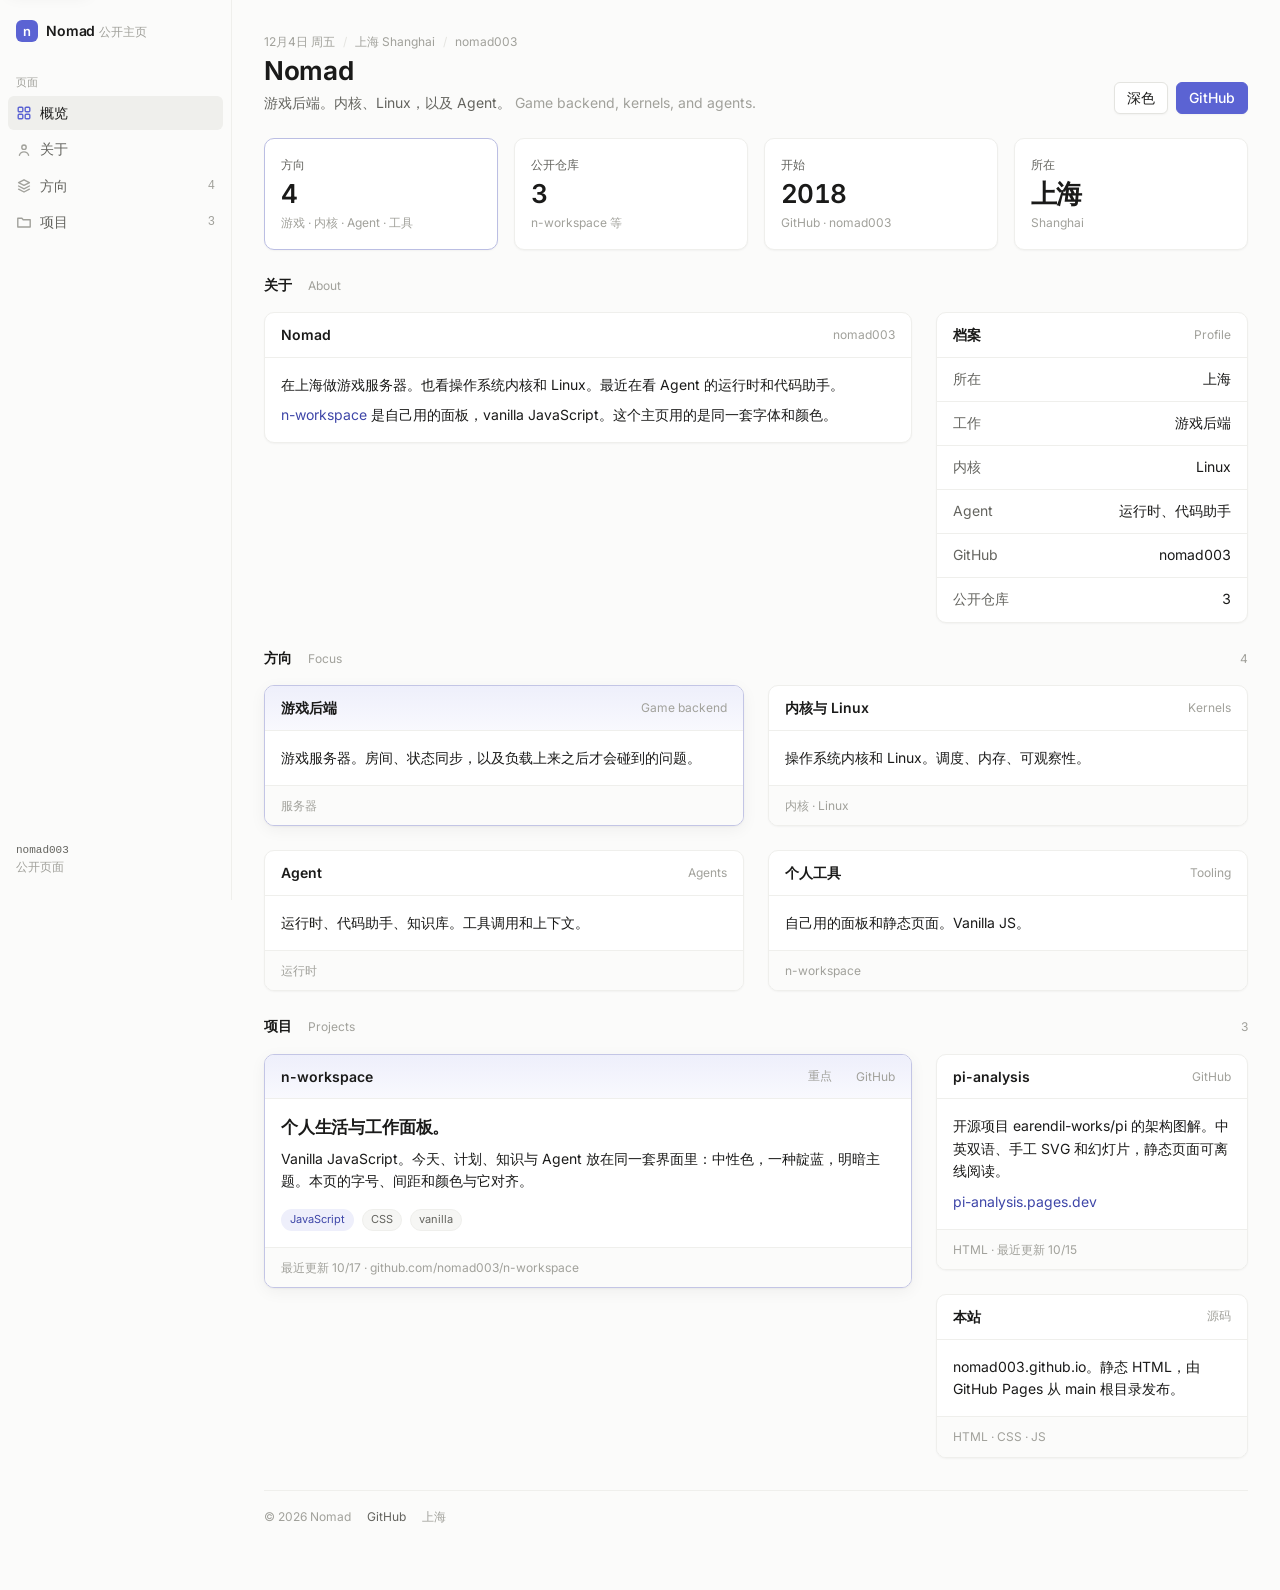
<file: index.html>
<!DOCTYPE html>
<html lang="zh-CN">
<head>
  <meta charset="utf-8">
  <meta name="viewport" content="width=device-width, initial-scale=1">
  <meta name="description" content="Nomad，上海。游戏后端，内核与 Linux，Agent。GitHub：nomad003。">
  <meta name="theme-color" content="#FBFBFA">
  <meta name="color-scheme" content="light dark">
  <meta name="format-detection" content="telephone=no">
  <meta property="og:title" content="Nomad">
  <meta property="og:description" content="Nomad，上海。游戏后端，内核与 Linux，Agent。">
  <meta property="og:type" content="profile">
  <meta property="og:url" content="https://nomad003.github.io/">
  <meta property="og:locale" content="zh_CN">
  <title>Nomad</title>
  <link rel="canonical" href="https://nomad003.github.io/">
  <link rel="icon" href="favicon.svg" type="image/svg+xml">
  <link rel="preload" href="fonts/inter-latin.woff2" as="font" type="font/woff2" crossorigin>
  <link rel="stylesheet" href="styles.css">
  <script>
    (function () {
      try {
        var q = new URLSearchParams(location.search).get("theme");
        var s = localStorage.getItem("theme");
        var dark = window.matchMedia("(prefers-color-scheme: dark)").matches;
        var t = q === "light" || q === "dark" ? q : (s === "light" || s === "dark" ? s : (dark ? "dark" : "light"));
        var el = document.documentElement;
        el.setAttribute("data-theme", t);
        el.style.colorScheme = t;
        var meta = document.querySelector('meta[name="theme-color"]');
        if (meta) meta.setAttribute("content", t === "dark" ? "#111113" : "#FBFBFA");
      } catch (e) {}
    })();
  </script>
  <script type="application/ld+json">
  {
    "@context": "https://schema.org",
    "@type": "Person",
    "name": "Nomad",
    "alternateName": "nomad003",
    "url": "https://nomad003.github.io/",
    "jobTitle": "游戏后端",
    "homeLocation": {
      "@type": "Place",
      "name": "Shanghai"
    },
    "sameAs": ["https://github.com/nomad003"]
  }
  </script>
</head>
<body>
  <a class="skip" href="#about">跳到内容</a>
  <aside class="side">
    <a class="me" href="#top">
      <span class="av" aria-hidden="true">n</span>
      <span>
        <span class="nm">Nomad</span>
        <span class="ns">公开主页</span>
      </span>
    </a>
    <div class="navh">页面</div>
    <nav aria-label="页面">
      <a class="ni on" href="#top" aria-current="true">
        <svg viewBox="0 0 16 16" aria-hidden="true"><rect x="2.2" y="2.2" width="4.6" height="4.6" rx="1" fill="none" stroke="currentColor" stroke-width="1.4"/><rect x="9.2" y="2.2" width="4.6" height="4.6" rx="1" fill="none" stroke="currentColor" stroke-width="1.4"/><rect x="2.2" y="9.2" width="4.6" height="4.6" rx="1" fill="none" stroke="currentColor" stroke-width="1.4"/><rect x="9.2" y="9.2" width="4.6" height="4.6" rx="1" fill="none" stroke="currentColor" stroke-width="1.4"/></svg>
        <span>概览</span>
      </a>
      <a class="ni" href="#about">
        <svg viewBox="0 0 16 16" aria-hidden="true"><circle cx="8" cy="5.2" r="2.2" fill="none" stroke="currentColor" stroke-width="1.4"/><path d="M3.4 13.2c.7-2.2 2.3-3.3 4.6-3.3s3.9 1.1 4.6 3.3" fill="none" stroke="currentColor" stroke-width="1.4" stroke-linecap="round"/></svg>
        <span>关于</span>
      </a>
      <a class="ni" href="#focus">
        <svg viewBox="0 0 16 16" aria-hidden="true"><path d="M8 1.8 13.4 4.6 8 7.4 2.6 4.6 8 1.8Z" fill="none" stroke="currentColor" stroke-width="1.4" stroke-linejoin="round"/><path d="M2.6 8 8 10.8 13.4 8" fill="none" stroke="currentColor" stroke-width="1.4" stroke-linecap="round" stroke-linejoin="round"/><path d="M2.6 11.2 8 14 13.4 11.2" fill="none" stroke="currentColor" stroke-width="1.4" stroke-linecap="round" stroke-linejoin="round"/></svg>
        <span>方向</span>
        <span class="c">4</span>
      </a>
      <a class="ni" href="#projects">
        <svg viewBox="0 0 16 16" aria-hidden="true"><path d="M1.8 4.2h4.1l1.3 1.6H14.2V13H1.8V4.2Z" fill="none" stroke="currentColor" stroke-width="1.4" stroke-linejoin="round"/></svg>
        <span>项目</span>
        <span class="c">3</span>
      </a>
    </nav>
    <div class="side-foot">
      <a class="mono" rel="noreferrer" href="https://github.com/nomad003">nomad003</a>
      <div>公开页面</div>
    </div>
  </aside>

  <main id="top">
    <header class="ph">
      <div class="ph-row">
        <div class="ph-main">
          <p class="ctx">
            <span id="today">公开主页</span>
            <span class="sep" aria-hidden="true">/</span>
            <span>上海 Shanghai</span>
            <span class="sep" aria-hidden="true">/</span>
            <a rel="noreferrer" href="https://github.com/nomad003">nomad003</a>
          </p>
          <h1>Nomad</h1>
          <p class="lede">游戏后端。内核、Linux，以及 Agent。 <span class="en" lang="en">Game backend, kernels, and agents.</span></p>
        </div>
        <div class="ph-act">
          <button class="btn" id="theme-toggle" type="button" aria-pressed="false" aria-label="切换到深色">
            <span class="when-light">深色</span>
            <span class="when-dark">浅色</span>
          </button>
          <a class="btn primary" rel="me noreferrer" href="https://github.com/nomad003">GitHub</a>
        </div>
      </div>
      <div class="kpis">
        <a class="kpi focus" href="#focus">
          <div class="kpi-k">方向</div>
          <div class="kpi-n">4</div>
          <div class="kpi-s">游戏 · 内核 · Agent · 工具</div>
        </a>
        <a class="kpi" href="#projects">
          <div class="kpi-k">公开仓库</div>
          <div class="kpi-n">3</div>
          <div class="kpi-s">n-workspace 等</div>
        </a>
        <a class="kpi" rel="noreferrer" href="https://github.com/nomad003">
          <div class="kpi-k">开始</div>
          <div class="kpi-n">2018</div>
          <div class="kpi-s">GitHub · nomad003</div>
        </a>
        <div class="kpi">
          <div class="kpi-k">所在</div>
          <div class="kpi-n">上海</div>
          <div class="kpi-s">Shanghai</div>
        </div>
      </div>
    </header>

    <div class="body">
      <section id="about">
        <div class="sstrip">
          <b>关于</b>
          <span lang="en">About</span>
        </div>
        <div class="g12">
          <article class="box c8">
            <div class="box-h">
              <h2>Nomad</h2>
              <a class="box-m" rel="noreferrer" href="https://github.com/nomad003">nomad003</a>
            </div>
            <div class="box-b prose">
              <p>在上海做游戏服务器。也看操作系统内核和 Linux。最近在看 Agent 的运行时和代码助手。</p>
              <p><a href="#projects">n-workspace</a> 是自己用的面板，vanilla JavaScript。这个主页用的是同一套字体和颜色。</p>
            </div>
          </article>
          <article class="box c4">
            <div class="box-h">
              <h2>档案</h2>
              <span class="box-m" lang="en">Profile</span>
            </div>
            <div class="rows">
              <div class="row"><span class="k">所在</span><span class="v">上海</span></div>
              <div class="row"><span class="k">工作</span><span class="v">游戏后端</span></div>
              <div class="row"><span class="k">内核</span><span class="v">Linux</span></div>
              <div class="row"><span class="k">Agent</span><span class="v">运行时、代码助手</span></div>
              <a class="row" rel="noreferrer" href="https://github.com/nomad003"><span class="k">GitHub</span><span class="v">nomad003</span></a>
              <a class="row" href="#projects"><span class="k">公开仓库</span><span class="v">3</span></a>
            </div>
          </article>
        </div>
      </section>

      <section id="focus">
        <div class="sstrip">
          <b>方向</b>
          <span lang="en">Focus</span>
          <span class="muted">4</span>
        </div>
        <div class="tgrid">
          <article class="box focus">
            <div class="box-h">
              <h2>游戏后端</h2>
              <span class="box-m" lang="en">Game backend</span>
            </div>
            <div class="box-b">
              <p>游戏服务器。房间、状态同步，以及负载上来之后才会碰到的问题。</p>
            </div>
            <div class="box-f">服务器</div>
          </article>
          <article class="box">
            <div class="box-h">
              <h2>内核与 Linux</h2>
              <span class="box-m" lang="en">Kernels</span>
            </div>
            <div class="box-b">
              <p>操作系统内核和 Linux。调度、内存、可观察性。</p>
            </div>
            <div class="box-f">内核 · Linux</div>
          </article>
          <article class="box">
            <div class="box-h">
              <h2>Agent</h2>
              <span class="box-m" lang="en">Agents</span>
            </div>
            <div class="box-b">
              <p>运行时、代码助手、知识库。工具调用和上下文。</p>
            </div>
            <div class="box-f">运行时</div>
          </article>
          <article class="box">
            <div class="box-h">
              <h2>个人工具</h2>
              <span class="box-m" lang="en">Tooling</span>
            </div>
            <div class="box-b">
              <p>自己用的面板和静态页面。Vanilla JS。</p>
            </div>
            <div class="box-f"><a href="#projects">n-workspace</a></div>
          </article>
        </div>
      </section>

      <section id="projects">
        <div class="sstrip">
          <b>项目</b>
          <span lang="en">Projects</span>
          <span class="muted">3</span>
        </div>
        <div class="g12">
          <article class="box focus c8">
            <div class="box-h">
              <h2>n-workspace</h2>
              <span class="box-m">重点</span>
              <a class="link" rel="noreferrer" href="https://github.com/nomad003/n-workspace">GitHub</a>
            </div>
            <div class="box-b">
              <p class="lead">个人生活与工作面板。</p>
              <p class="prose">Vanilla JavaScript。今天、计划、知识与 Agent 放在同一套界面里：中性色，一种靛蓝，明暗主题。本页的字号、间距和颜色与它对齐。</p>
              <div class="pills">
                <span class="pill accent">JavaScript</span>
                <span class="pill">CSS</span>
                <span class="pill">vanilla</span>
              </div>
            </div>
            <div class="box-f">最近更新 10/17 · <a rel="noreferrer" href="https://github.com/nomad003/n-workspace">github.com/nomad003/n-workspace</a></div>
          </article>
          <div class="stack c4">
            <article class="box">
              <div class="box-h">
                <h2>pi-analysis</h2>
                <a class="box-m" rel="noreferrer" href="https://github.com/nomad003/pi-analysis">GitHub</a>
              </div>
              <div class="box-b">
                <p>开源项目 earendil-works/pi 的架构图解。中英双语、手工 SVG 和幻灯片，静态页面可离线阅读。</p>
                <p><a rel="noreferrer" href="https://pi-analysis.pages.dev/">pi-analysis.pages.dev</a></p>
              </div>
              <div class="box-f">HTML · 最近更新 10/15</div>
            </article>
            <article class="box">
              <div class="box-h">
                <h2>本站</h2>
                <a class="box-m" rel="noreferrer" href="https://github.com/nomad003/nomad003.github.io">源码</a>
              </div>
              <div class="box-b">
                <p>nomad003.github.io。静态 HTML，由 GitHub Pages 从 main 根目录发布。</p>
              </div>
              <div class="box-f">HTML · CSS · JS</div>
            </article>
          </div>
        </div>
      </section>

      <footer class="colophon">
        <span>© 2026 Nomad</span>
        <a rel="me noreferrer" href="https://github.com/nomad003">GitHub</a>
        <span>上海</span>
      </footer>
    </div>
  </main>
  <script src="main.js"></script>
</body>
</html>
</file>
<file: styles.css>
/* n-workspace design system (v10) — tokens and components used by this page.
   Type 12/14/17/26, space 4/8/16/24/32, indigo accent, light and dark. */

@font-face {
  font-family: Inter;
  font-style: normal;
  font-weight: 100 900;
  font-display: swap;
  src: url("fonts/inter-latin.woff2") format("woff2");
  unicode-range: U+0000-00FF, U+0131, U+0152-0153, U+02BB-02BC, U+02C6, U+02DA, U+02DC, U+0304, U+0308, U+0329, U+2000-206F, U+20AC, U+2122, U+2191, U+2193, U+2212, U+2215, U+FEFF, U+FFFD;
}

:root {
  --fs-1: 12px;
  --fs-2: 14px;
  --fs-3: 17px;
  --fs-4: 26px;
  --lh: 1.6;
  --s-1: 4px;
  --s-2: 8px;
  --s-3: 16px;
  --s-4: 24px;
  --s-5: 32px;
  --r-1: 6px;
  --r-2: 10px;
  --r-3: 14px;
  --sh-1: 0 1px 2px rgba(16, 16, 20, 0.04);
  --sh-2: 0 1px 2px rgba(16, 16, 20, 0.04), 0 4px 16px rgba(16, 16, 20, 0.05);
  --n-0: #ffffff;
  --n-25: #fbfbfa;
  --n-50: #f6f6f4;
  --n-100: #efefec;
  --n-200: #e4e4e0;
  --n-400: #a1a19b;
  --n-600: #64645f;
  --n-900: #1a1a19;
  --accent: #5b63d3;
  --accent-soft: #eeeffb;
  --accent-fg: #3e46a8;
  --warn: #c2412d;
  --warn-soft: #FBEEEA;
  --ok: #2f8a5b;
  --font: Inter, -apple-system, BlinkMacSystemFont, "Segoe UI", "PingFang SC", "Hiragino Sans GB", "Microsoft YaHei", "Noto Sans CJK SC", "Source Han Sans SC", "Noto Sans SC", sans-serif;
  --mono: "JetBrains Mono", "SF Mono", ui-monospace, Menlo, Consolas, monospace;
  --bg: var(--n-25);
  --surface: var(--n-0);
  --border: var(--n-100);
  --border-2: var(--n-200);
  --text: var(--n-900);
  --text-2: var(--n-600);
  --text-3: var(--n-400);
  --side-w: 232px;
  --content-w: 1240px;
  color-scheme: light;
}

:root[data-theme="dark"] {
  --n-0: #17171a;
  --n-25: #111113;
  --n-50: #1c1c20;
  --n-100: #26262b;
  --n-200: #303036;
  --n-400: #71716c;
  --n-600: #a6a6a1;
  --n-900: #ececea;
  --accent: #8c93f2;
  --accent-soft: #22244a;
  --accent-fg: #c3c7fa;
  --warn: #f07b66;
  --warn-soft: #2b1a17;
  --ok: #5fbf8a;
  --sh-1: none;
  --sh-2: 0 0 0 1px rgba(255, 255, 255, 0.02);
  color-scheme: dark;
}

@media (prefers-color-scheme: dark) {
  :root:not([data-theme]) {
    --n-0: #17171a;
    --n-25: #111113;
    --n-50: #1c1c20;
    --n-100: #26262b;
    --n-200: #303036;
    --n-400: #71716c;
    --n-600: #a6a6a1;
    --n-900: #ececea;
    --accent: #8c93f2;
    --accent-soft: #22244a;
    --accent-fg: #c3c7fa;
    --warn: #f07b66;
    --warn-soft: #2b1a17;
    --ok: #5fbf8a;
    --sh-1: none;
    --sh-2: 0 0 0 1px rgba(255, 255, 255, 0.02);
    color-scheme: dark;
  }
  :root:not([data-theme]) .when-light { display: none; }
  :root:not([data-theme]) .when-dark { display: inline; }
}

:root[data-theme="dark"] .when-light { display: none; }
:root[data-theme="dark"] .when-dark { display: inline; }
.when-dark { display: none; }

*,
*::before,
*::after { box-sizing: border-box; }

html, body { background: var(--bg); }

html { scroll-behavior: smooth; }

body {
  margin: 0;
  min-height: 100vh;
  font: 400 var(--fs-2) / var(--lh) var(--font);
  color: var(--text);
  letter-spacing: 0;
  -webkit-font-smoothing: antialiased;
  text-rendering: optimizeLegibility;
  display: grid;
  grid-template-columns: var(--side-w) minmax(0, 1fr);
}

body.miss { display: block; }

:focus { outline: none; }
:focus-visible {
  outline: 2px solid var(--accent);
  outline-offset: 2px;
}

::selection { background: var(--accent-soft); color: var(--text); }

a { color: inherit; }

h1, h2, h3 {
  font-weight: 600;
  letter-spacing: -0.01em;
}

button, input { font: inherit; color: inherit; }

.skip {
  position: absolute;
  left: var(--s-2);
  top: var(--s-2);
  z-index: 20;
  transform: translateY(-140%);
  background: var(--surface);
  color: var(--text);
  border: 1px solid var(--border-2);
  border-radius: var(--r-1);
  padding: 6px 12px;
  text-decoration: none;
  box-shadow: var(--sh-2);
}
.skip:focus { transform: none; }

/* sidebar */
.side {
  position: sticky;
  top: 0;
  height: 100vh;
  display: flex;
  flex-direction: column;
  background: var(--bg);
  border-right: 1px solid var(--border);
  padding: var(--s-3) var(--s-2);
}

.me {
  display: flex;
  align-items: center;
  gap: var(--s-2);
  padding: var(--s-1) var(--s-2) var(--s-3);
  text-decoration: none;
  color: inherit;
  border-radius: var(--r-1);
}
.me:hover { background: var(--n-50); }

.av {
  width: 22px;
  height: 22px;
  flex: none;
  display: grid;
  place-items: center;
  border-radius: var(--r-1);
  background: var(--accent);
  color: #fff;
  font-weight: 600;
  font-size: 13px;
  letter-spacing: -0.03em;
  line-height: 1;
}

.nm {
  font-size: var(--fs-2);
  font-weight: 600;
  letter-spacing: -0.01em;
  line-height: 1.3;
}
.ns {
  font-size: var(--fs-1);
  color: var(--text-3);
  line-height: 1.3;
}

.navh {
  font-size: 11px;
  color: var(--text-3);
  padding: var(--s-3) var(--s-2) var(--s-1);
  letter-spacing: 0.04em;
}

.side nav {
  display: flex;
  flex-direction: column;
  gap: 2px;
}

.side a.ni {
  display: flex;
  align-items: center;
  gap: var(--s-2);
  padding: 6px var(--s-2);
  border-radius: var(--r-1);
  font-size: var(--fs-2);
  color: var(--text-2);
  text-decoration: none;
  min-height: 32px;
}
.side a.ni svg {
  width: 16px;
  height: 16px;
  flex: none;
  color: var(--text-3);
}
.side a.ni:hover { background: var(--n-50); color: var(--text); }
.side a.ni.on {
  background: var(--n-100);
  color: var(--text);
  font-weight: 500;
}
.side a.ni.on svg { color: var(--accent); }
.side a.ni .c {
  margin-left: auto;
  font: 500 var(--fs-1) var(--mono);
  color: var(--text-3);
}

.side-foot {
  margin-top: auto;
  padding: var(--s-2);
  font-size: var(--fs-1);
  color: var(--text-3);
  line-height: 1.5;
}
.side-foot a { text-decoration: none; }
.side-foot a:hover { color: var(--accent); }
.side-foot .mono {
  font-family: var(--mono);
  font-size: 11px;
  color: var(--text-2);
}

/* page header */
main { min-width: 0; padding: 0 0 var(--s-5); }

.ph {
  max-width: var(--content-w);
  padding: var(--s-5) var(--s-5) 0;
}
.ph-row {
  display: flex;
  align-items: flex-end;
  gap: var(--s-3);
}
.ph-main { flex: 1; min-width: 0; }
.ph .ctx {
  margin: 0;
  min-height: 0;
  display: flex;
  flex-wrap: wrap;
  gap: var(--s-1) var(--s-2);
  font-size: var(--fs-1);
  color: var(--text-3);
}
.sep { color: var(--border-2); }
.ph .ctx a { color: inherit; text-decoration: none; }
.ph .ctx a:hover { color: var(--accent); }
.ph h1 {
  margin: var(--s-1) 0;
  font-size: var(--fs-4);
  line-height: 1.25;
  font-weight: 650;
}
.ph .lede {
  margin: 0;
  max-width: 72ch;
  font-size: var(--fs-2);
  color: var(--text-2);
}
.ph .lede b,
.lede b { color: var(--text); font-weight: 600; }
.lede .en { color: var(--text-3); }

.ph-act {
  display: flex;
  gap: var(--s-2);
  flex: none;
}

.btn {
  display: inline-flex;
  align-items: center;
  justify-content: center;
  gap: 6px;
  height: 32px;
  padding: 0 12px;
  border-radius: var(--r-1);
  border: 1px solid var(--border-2);
  background: var(--surface);
  color: var(--text);
  font-size: var(--fs-2);
  font-weight: 500;
  line-height: 1;
  text-decoration: none;
  box-shadow: var(--sh-1);
  white-space: nowrap;
  cursor: pointer;
}
.btn:hover { border-color: var(--n-400); }
.btn.primary {
  background: var(--accent);
  border-color: var(--accent);
  color: #fff;
}
.btn.primary:hover { filter: brightness(1.06); }

.kpis {
  display: grid;
  grid-template-columns: repeat(4, minmax(0, 1fr));
  gap: var(--s-3);
  margin-top: var(--s-4);
}
.kpi {
  display: block;
  background: var(--surface);
  border: 1px solid var(--border);
  border-radius: var(--r-2);
  padding: var(--s-3);
  box-shadow: var(--sh-1);
  text-decoration: none;
  color: var(--text);
  min-width: 0;
}
a.kpi:hover {
  border-color: var(--border-2);
  box-shadow: var(--sh-2);
}
.kpi-k { font-size: var(--fs-1); color: var(--text-2); }
.kpi-n {
  font-size: var(--fs-4);
  font-weight: 600;
  line-height: 1.2;
  margin-top: var(--s-1);
  font-variant-numeric: tabular-nums;
  letter-spacing: -0.02em;
}
.kpi-s {
  font-size: var(--fs-1);
  color: var(--text-3);
  margin-top: var(--s-1);
  white-space: nowrap;
  overflow: hidden;
  text-overflow: ellipsis;
}
.kpi.focus {
  border-color: var(--accent-soft);
  border-color: color-mix(in srgb, var(--accent) 35%, var(--border));
}

.body {
  max-width: var(--content-w);
  padding: var(--s-4) var(--s-5) var(--s-5);
  display: flex;
  flex-direction: column;
  gap: var(--s-4);
}

section {
  display: flex;
  flex-direction: column;
  gap: var(--s-3);
  scroll-margin-top: var(--s-3);
}

.sstrip {
  display: flex;
  flex-wrap: wrap;
  align-items: baseline;
  gap: var(--s-2) var(--s-3);
  font-size: var(--fs-1);
  color: var(--text-3);
}
.sstrip b {
  font-size: var(--fs-2);
  font-weight: 600;
  color: var(--text);
  letter-spacing: -0.01em;
}
.sstrip .muted { margin-left: auto; }
.muted { color: var(--text-3); }

.g12 {
  display: grid;
  grid-template-columns: repeat(12, minmax(0, 1fr));
  gap: var(--s-4);
  align-items: start;
}
.c4 { grid-column: span 4; }
.c6 { grid-column: span 6; }
.c8 { grid-column: span 8; }
.c12 { grid-column: 1 / -1; }

.stack {
  display: flex;
  flex-direction: column;
  gap: var(--s-4);
  min-width: 0;
}

.tgrid {
  display: grid;
  grid-template-columns: repeat(4, minmax(0, 1fr));
  gap: var(--s-4);
}
.tgrid > .box {
  display: flex;
  flex-direction: column;
  min-height: 100%;
}
.tgrid > .box > .box-b { flex: 1; }

.box {
  background: var(--surface);
  border: 1px solid var(--border);
  border-radius: var(--r-2);
  box-shadow: var(--sh-1);
  min-width: 0;
  overflow: hidden;
}
.box-h {
  display: flex;
  align-items: center;
  gap: var(--s-2);
  margin: 0;
  padding: 12px var(--s-3);
  border-bottom: 1px solid var(--border);
  min-height: 44px;
}
.box-h h2,
.box-h h3 {
  margin: 0;
  font-size: var(--fs-2);
  font-weight: 600;
  letter-spacing: 0;
  line-height: 1.4;
}
.box-m {
  margin-left: auto;
  font: 400 var(--fs-1) var(--font);
  color: var(--text-3);
  text-decoration: none;
}
.box-h a.link,
.box-m.link {
  margin-left: var(--s-3);
  font-size: var(--fs-1);
  font-weight: 400;
  color: var(--text-3);
  text-decoration: none;
}
.box-m + a.link,
.box-m.link { margin-left: var(--s-3); }
.box-h a.link:hover,
a.box-m:hover { color: var(--accent); }

.box-b { padding: var(--s-3); }
.box-b p { margin: 0; }
.box-b p + p { margin-top: var(--s-2); }
.box-b a { color: var(--accent-fg); text-decoration: none; }
.box-b a:hover { color: var(--accent); }

.box-f {
  margin: 0;
  padding: 10px var(--s-3);
  border-top: 1px solid var(--border);
  background: var(--n-25);
  font-size: var(--fs-1);
  color: var(--text-3);
}
.box-f a { color: inherit; text-decoration: none; }
.box-f a:hover { color: var(--accent); }

.box.focus {
  border-color: var(--accent-soft);
  border-color: color-mix(in srgb, var(--accent) 30%, var(--border));
  box-shadow: var(--sh-2);
}
.box.focus > .box-h {
  background: linear-gradient(var(--accent-soft), transparent 160%);
}

.prose { max-width: 72ch; }
.lead {
  font-size: var(--fs-3);
  font-weight: 600;
  letter-spacing: -0.01em;
  line-height: 1.45;
}

.rows { border-top: 0; }
.row {
  display: flex;
  align-items: center;
  justify-content: space-between;
  gap: var(--s-3);
  border-bottom: 1px solid var(--border);
  padding: 10px var(--s-3);
  min-height: 44px;
  text-decoration: none;
  color: var(--text);
}
.rows > :last-child { border-bottom: 0; }
a.row:hover { background: var(--n-50); }
.row .k { font-size: var(--fs-2); color: var(--text-2); }
.row .v {
  font-size: var(--fs-2);
  text-align: right;
  font-variant-numeric: tabular-nums;
}
.row .when {
  font: 500 var(--fs-1) var(--mono);
  color: var(--text-2);
  flex: none;
}

.pills {
  display: flex;
  flex-wrap: wrap;
  gap: var(--s-2);
  margin-top: var(--s-3);
}
.pill {
  display: inline-flex;
  align-items: center;
  height: 22px;
  padding: 0 var(--s-2);
  border-radius: 99px;
  background: var(--n-50);
  border: 1px solid var(--border);
  font-size: 11px;
  color: var(--text-2);
}
.pill.accent {
  background: var(--accent-soft);
  color: var(--accent-fg);
  border-color: transparent;
}

.repo-main { min-width: 0; display: flex; flex-direction: column; gap: 2px; }
.repo-main .t { font-size: var(--fs-2); }
.repo-main .s {
  font-size: var(--fs-1);
  color: var(--text-3);
  white-space: nowrap;
  overflow: hidden;
  text-overflow: ellipsis;
}
.row.repo { justify-content: flex-start; }
.row.repo .pill { margin-left: auto; flex: none; }

.colophon {
  display: flex;
  flex-wrap: wrap;
  align-items: center;
  gap: var(--s-2) var(--s-3);
  margin-top: var(--s-2);
  padding-top: var(--s-3);
  border-top: 1px solid var(--border);
  font-size: var(--fs-1);
  color: var(--text-3);
}
.colophon a { color: var(--text-2); text-decoration: none; }
.colophon a:hover { color: var(--accent); }

.miss-wrap {
  max-width: 560px;
  padding: 18vh var(--s-5) var(--s-5);
}
.miss-wrap .ctx {
  margin: 0;
  display: flex;
  flex-wrap: wrap;
  gap: var(--s-1) var(--s-2);
  font-size: var(--fs-1);
  color: var(--text-3);
}
.miss-wrap h1 {
  margin: var(--s-1) 0;
  font-size: var(--fs-4);
  line-height: 1.25;
  font-weight: 650;
}
.miss-wrap .lede {
  margin: 0;
  font-size: var(--fs-2);
  color: var(--text-2);
}
.miss-wrap .ph-act { margin-top: var(--s-4); }

@media (max-width: 1320px) {
  .tgrid { grid-template-columns: repeat(2, minmax(0, 1fr)); }
}

@media (max-width: 1080px) {
  .c4, .c6, .c8, .c12 { grid-column: 1 / -1; }
  .kpis { grid-template-columns: repeat(2, minmax(0, 1fr)); }
}

@media (max-width: 800px) {
  body { display: block; }
  .side {
    position: sticky;
    top: 0;
    z-index: 5;
    height: auto;
    width: 100%;
    border-right: 0;
    border-bottom: 1px solid var(--border);
    padding: 10px 12px 8px;
  }
  .me { padding: 4px 8px 8px; }
  .navh, .side-foot { display: none; }
  .side nav {
    flex-direction: row;
    gap: 4px;
    overflow-x: auto;
  }
  .side a.ni { flex: none; }
  section { scroll-margin-top: 88px; }
}

@media (max-width: 760px) {
  .ph, .body, .miss-wrap { padding-left: var(--s-3); padding-right: var(--s-3); }
  .ph { padding-top: var(--s-4); }
  .ph-row { flex-direction: column; align-items: flex-start; }
  .ph-act { width: 100%; }
  .ph-act .btn { flex: 1; }
  .miss-wrap { padding-top: 12vh; }
}

@media (max-width: 560px) {
  .tgrid { grid-template-columns: 1fr; }
  .kpi-s, .repo-main .s { white-space: normal; }
}

@media (prefers-reduced-motion: reduce) {
  html { scroll-behavior: auto; }
  *, *::before, *::after {
    transition: none !important;
    animation: none !important;
  }
}
</file>
